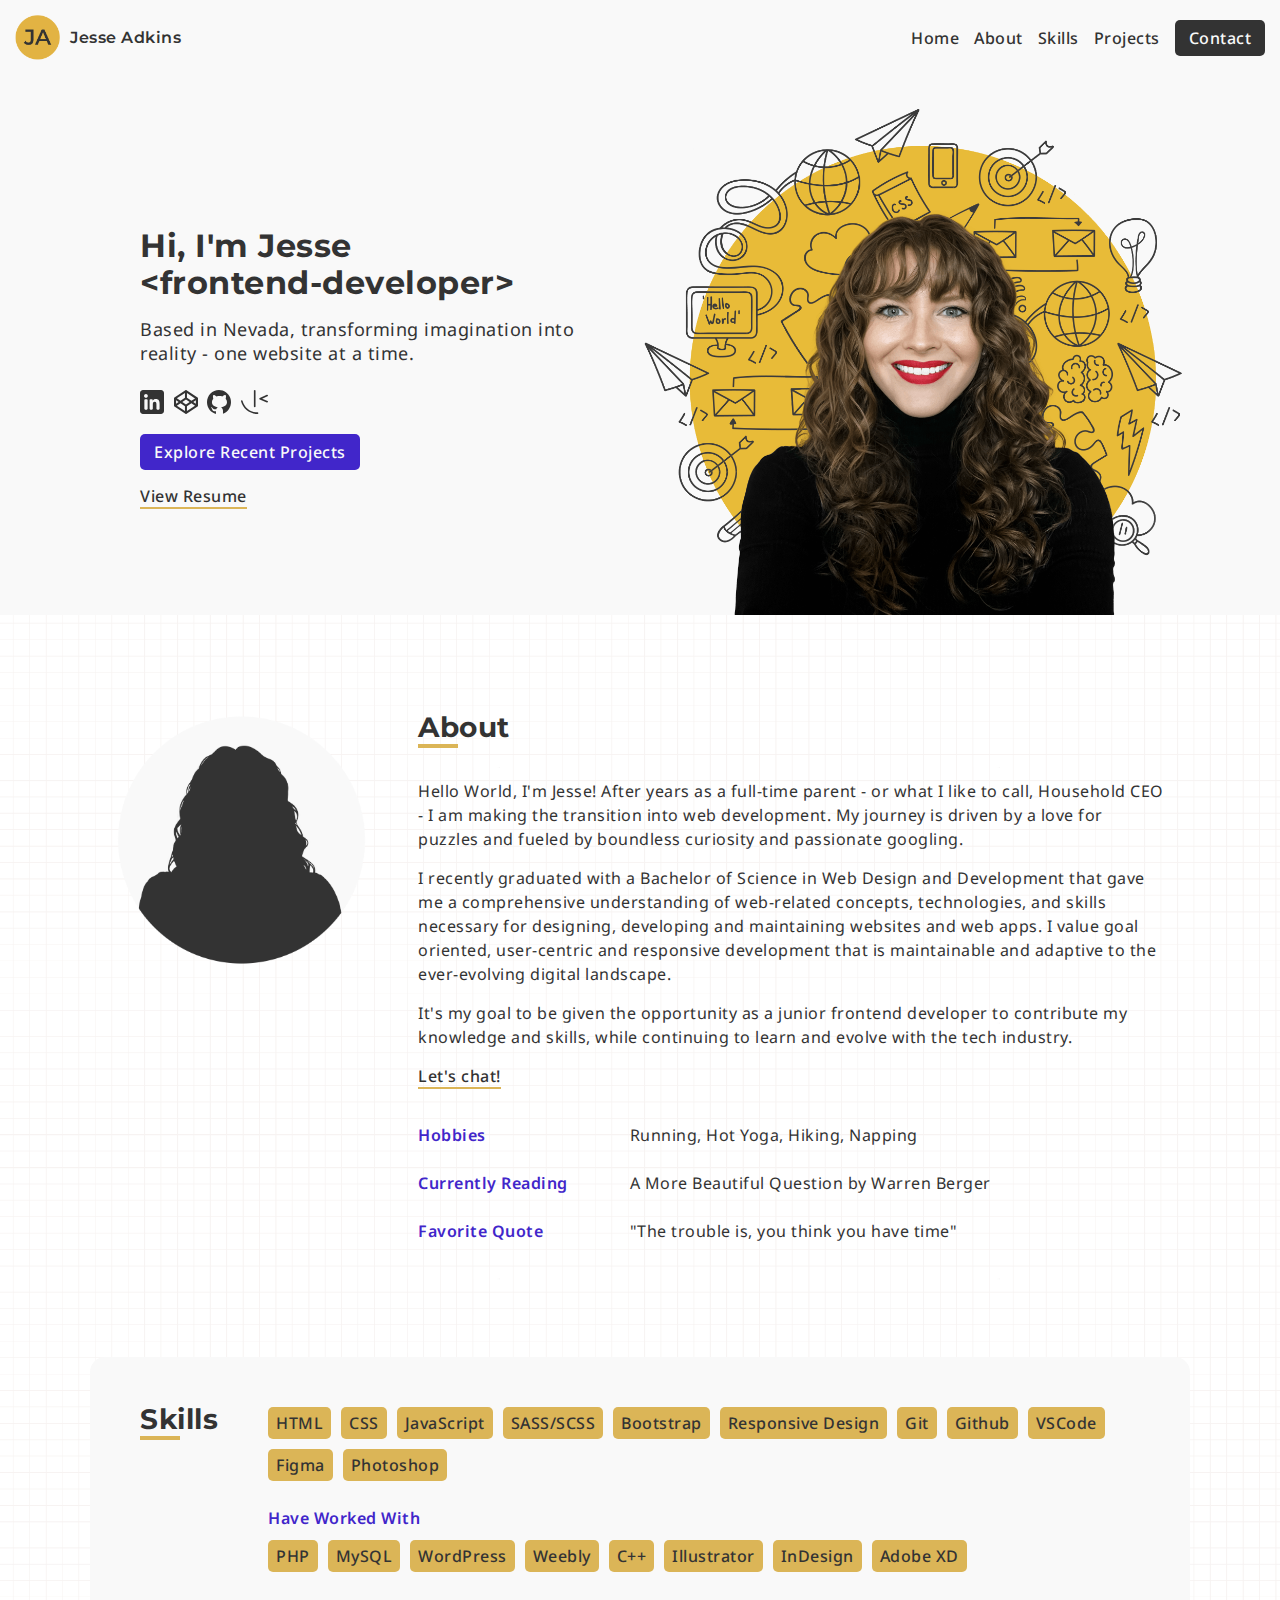
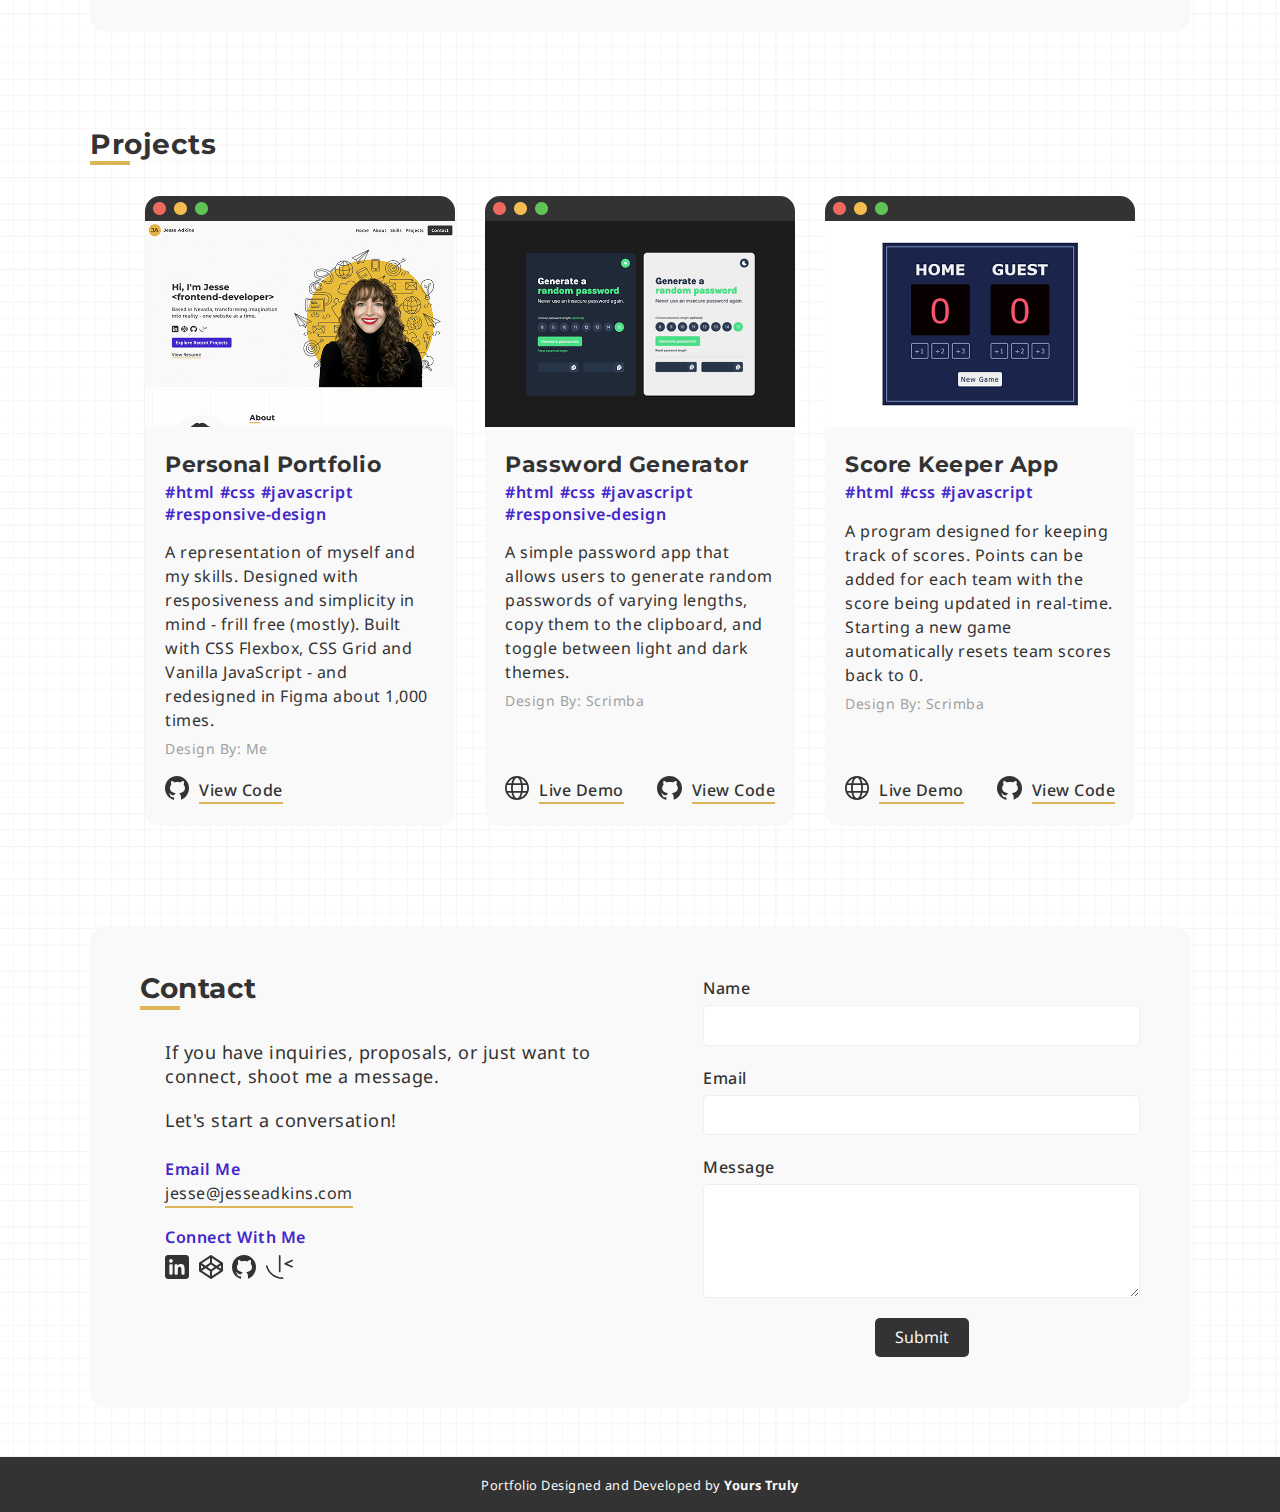
<file: index.html>
<!DOCTYPE html>
<html lang="en">
<head>
    <meta charset="UTF-8">
    <meta name="viewport" content="width=device-width, initial-scale=1.0">
    <title>Jesse Adkins</title>
    <link rel="preconnect" href="https://fonts.googleapis.com">
    <link rel="preconnect" href="https://fonts.gstatic.com" crossorigin>
    <link href="https://fonts.googleapis.com/css2?family=Montserrat:wght@500;600;700&family=Noto+Sans:wght@300;400;500;700&display=swap" rel="stylesheet">
    <link rel="icon" type="image/x-icon" href="assets/icons/favicon.ico">
    <link rel="stylesheet" href="css/normalize.css">
    <link rel="stylesheet" href="css/style.css">
</head>
<body>
       <header>

            <button id="mobile-nav-toggle">
                <img id="toggle-img" src="assets/icons/menu.svg" alt="menu icon">
            </button>

            <section class="nav-bar-wrapper" data-visible="false">
                <div class="nav-logo">
                    <a href="#">
                        <img src="assets/logo.png" alt="logo" class="nav-logo-img link">
                    </a>
                    <a href="#">
                        <p class="nav-logo-title link">Jesse Adkins</p>
                    </a>
                </div>
        
                <nav class="main-nav">
                    <ul class="nav-links">
                        <li><a href="#" class="link">Home</a></li>
                        <li><a href="#about" class="link">About</a></li>
                        <li><a href="#skills" class="link">Skills</a></li>
                        <li><a href="#projects" class="link">Projects</a></li>
                    </ul>
                    <div class="main-nav-btn">
                        <a href="#contact" class="btn-primary link">Contact</a>
                    </div>
                </nav>
            </section>
    
            <section class="header-content-wrapper">
                <section class="header-description">
                    <h1>Hi, I'm Jesse<br>
                        <span>&lt;frontend-developer&gt;</span>
                    </h1>
                    
                    <p class="lead">Based in Nevada, transforming imagination into reality - one website at a time.</p>
                    <div class="header-socials">
                        <a href="https://linkedin.com/in/adkinsjesse" target="_blank" data-text="LinkedIn" class="tooltip">
                            <img src="assets/icons/linkedin.svg" alt="linkedin icon">
                        </a>
                        <a href="https://codepen.io/jesseadkins" target="_blank" data-text="Codepen" class="tooltip">
                            <img src="assets/icons/codepen.svg" alt="codepen icon">
                        </a>
                        <a href="https://github.com/jessadk" target="_blank" data-text="Github" class="tooltip">
                            <img src="assets/icons/github-icon.svg" alt="github icon">
                        </a>
                        <a href="https://www.frontendmentor.io/profile/jessadk" target="_blank" data-text="Frontend Mentor" class="tooltip">
                            <img src="assets/icons/frontend-mentor.svg" alt="frontend mentor icon">
                        </a>
                    </div>
                    <ul class="header-cta">
                        <li><a href="#projects" class="btn-secondary">Explore Recent Projects</a></li>
                        <li><a class="underline" href="https://www.dropbox.com/scl/fi/g693ehcc8a9kiylz82kau/jesse-adkins-resume.pdf?rlkey=yezylb0bb4uw84x24q9g5t9fw&dl=0" target="_blank">View Resume</a></li>
                    </ul>
                </section>
                <img src="assets/header-headshot.png" alt="Headshot of Jesse Adkins" class="header-headshot">
            </section>
       </header>
       <main>

        <section id="about" class="about-wrapper">
            <img src="assets/about-headshot.png" alt="silhouette of headshot" class="about-headshot">
            <div class="about-description">
                <h2>About</h2>
                <p>Hello World, I'm Jesse! After years as a full-time parent - or what I like to call, Household CEO - I am making the transition into web development. My journey is driven by a love for puzzles and fueled by boundless curiosity and passionate googling.</p> 
        
                <p>I recently graduated with a Bachelor of Science in Web Design and Development that gave me a comprehensive understanding of web-related concepts, technologies, and skills necessary for designing, developing and maintaining websites and web apps. I value goal oriented, user-centric and responsive development that is maintainable and adaptive to the ever-evolving digital landscape.</p>
        
                <p>It's my goal to be given the opportunity as a junior frontend developer to contribute my knowledge and skills, while continuing to learn and evolve with the tech industry.</p>
        
                <a href="#contact" class="underline">Let's chat!</a>
    
                <section class="about-facts">
                    
                    <div class="hobbies about-facts-items">
                        <p class="bold-font">Hobbies</p>
                        <p>Running, Hot Yoga, Hiking, Napping</p>
                    </div>
            
                    <div class="reading about-facts-items">
                        <p class="bold-font">Currently Reading</p>
                        <p>A More Beautiful Question by Warren Berger</p>
                    </div>
            
                    <div class="quote about-facts-items">
                        <p class="bold-font">Favorite Quote</p>
                        <p>"The trouble is, you think you have time"</p>
                    </div>
                </section>
            </div> <!-- /.about-description -->
        </section>

      <section id="skills" class="skills-wrapper">
            <h2>Skills</h2>
            <div class="skills-list skills-title">
                <ul>
                    <li>HTML</li>
                    <li>CSS</li>
                    <li>JavaScript</li>
                    <li>SASS/SCSS</li>
                    <li>Bootstrap</li>
                    <li>Responsive Design</li>
                    <li>Git</li>
                    <li>Github</li>
                    <li>VSCode</li>
                    <li>Figma</li>
                    <li>Photoshop</li>
                </ul>
        
                <div class="secondary-skills">
                    <p class="bold-font skills-title">Have Worked With</p>
                    <ul>
                        <li>PHP</li>
                        <li>MySQL</li>
                        <li>WordPress</li>
                        <li>Weebly</li>
                        <li>C++</li>
                        <li>Illustrator</li>
                        <li>InDesign</li>
                        <li>Adobe XD</li>
                    </ul>
                </div>
            </div>
      </section>

    <section id="projects" class="projects-wrapper">

        <h2 >Projects</h2>
        <div class="project-container">
            <div class="project-card">
                <a href="#">
                    <img src="assets/project-card/portfolio-project.png" alt="Project Screenshot" class="project-img">
                </a>
                <div class="project-description">
                    <div>
                        <h3>Personal Portfolio</h3>
                        <ul class="project-tech-list bold-font">
                            <li>#html</li>
                            <li>#css</li>
                            <li>#javascript</li>
                            <li>#responsive-design</li>
                        </ul>
                    </div>

                    <div>
                        <p>A representation of myself and my skills. Designed with resposiveness and simplicity in mind - frill free (mostly). Built with CSS Flexbox, CSS Grid and Vanilla JavaScript - and redesigned in Figma about 1,000 times.</p>
                        <p class="small-font">Design By: Me</p>
                    </div>
                    <div class="project-btn-group">
                        <div class="code-btn">
                            <a href="https://github.com/jessadk/portfolio">
                                <img src="assets/icons/github-icon.svg" alt="Github Icon">
                            </a>
                            <a href="https://github.com/jessadk/portfolio" class="underline">View Code</a>
                        </div>
                    </div>
                </div>
            </div>
            
            <div class="project-card">
                <a href="https://password-generator-rouge-rho.vercel.app">
                    <img src="assets/password-gen-screenshot.png" alt="Project Screenshot" class="project-img">
                </a>
                <div class="project-description">
                    <div>
                        <h3>Password Generator</h3>
                        <ul class="project-tech-list bold-font">
                            <li>#html</li>
                            <li>#css</li>
                            <li>#javascript</li>
                            <li>#responsive-design</li>
                        </ul>
                    </div>
                    <div>
                        <p>A simple password app that allows users to generate random passwords of varying lengths, copy them to the clipboard, and toggle between light and dark themes.</p>

                        <p class="small-font">Design By: Scrimba</p>
                    </div>
                    <div class="project-btn-group">
                        <div class="demo-btn">
                            <a href="https://password-generator-rouge-rho.vercel.app">
                                <img src="assets/icons/world.svg" alt="External Website Icon">
                            </a>
                            <a href="https://password-generator-rouge-rho.vercel.app" class="underline">Live Demo</a>
                        </div>
                        <div class="code-btn">
                            <a href="https://github.com/jessadk/password-generator">
                                <img src="assets/icons/github-icon.svg" alt="Github Icon">
                            </a>
                            <a href="https://github.com/jessadk/password-generator" class="underline">View Code</a>
                        </div>
                    </div>
                </div>
            </div>
            
            <div class="project-card">
                <a href="https://scorekeeper-nine.vercel.app">
                    <img src="assets/project-card/score-tracking-app.png" alt="Project Screenshot" class="project-img">
                </a>
                <div class="project-description">
                    <div>
                        <h3>Score Keeper App</h3>
                        <ul class="project-tech-list bold-font">
                            <li>#html</li>
                            <li>#css</li>
                            <li>#javascript</li>
                        </ul>
                    </div>
                    <div>
                        <p>A program designed for keeping track of scores. Points can be added for each team with the score being updated in real-time. Starting a new game automatically resets team scores back to 0.</p>

                        <p class="small-font">Design By: Scrimba</p>
                    </div>
                    <div class="project-btn-group">
                        <div class="demo-btn">
                            <a href="https://scorekeeper-nine.vercel.app">
                                <img src="assets/icons/world.svg" alt="External Website Icon">
                            </a>
                            <a href="https://scorekeeper-nine.vercel.app" class="underline">Live Demo</a>
                        </div>
                        <div class="code-btn">
                            <a href="https://github.com/jessadk/scorekeeper">
                                <img src="assets/icons/github-icon.svg" alt="Github Icon">
                            </a>
                            <a href="https://github.com/jessadk/scorekeeper" class="underline">View Code</a>
                        </div>
                    </div>
                </div>
            </div>

            <div class="project-card last-card" aria-hidden="true">
                <div>
                    <p>Why did the empty space apply for a job?</p>
                    <p>It wanted to fill the position!</p>
                </div>
            </div>
        </div>

    </section>


     <section id="contact" class="contact-wrapper">
            <div class="contact-description">
                <h2>Contact</h2> 
                <p class="lead">If you have inquiries, proposals, or just want to connect, shoot me a message.</p>
                <p class="lead">Let's start a conversation!</p> 
                <div class="contact-email">
                    <p class="bold-font">Email Me</p>
                    <p class="email tooltip" data-text="Copy">jesse@jesseadkins.com</p>
                </div>
    
                <div class="contact-socials">
                    <p class="bold-font">Connect With Me</p> 
                    <div class="contact-socials-list">
                        <a href="https://linkedin.com/in/adkinsjesse" target="_blank" data-text="LinkedIn" class="tooltip"><img src="assets/icons/linkedin.svg" alt="linkedin icon"></a>
                        <a href="https://codepen.io/jesseadkins" target="_blank" data-text="Codepen" class="tooltip"><img src="assets/icons/codepen.svg" alt="codepen icon"></a>
                        <a href="https://github.com/jessadk" target="_blank" data-text="Github" class="tooltip"><img src="assets/icons/github-icon.svg" alt="github icon"></a>
                        <a href="https://www.frontendmentor.io/profile/jessadk" target="_blank" data-text="Frontend Mentor" class="tooltip"><img src="assets/icons/frontend-mentor.svg" alt="frontend mentor icon"></a>
                    </div>
                </div>
            </div> <!-- /.contact-wrapper -->
            <form action="https://formsubmit.co/jesse@jesseadkins.com" method="POST">   
                <label for="name">Name</label>
                <input type="text" id="name" name="name" required>

                <label for="email">Email</label>
                <input type="text" id="email" name="email" required>

                <label for="message">Message</label>
                <textarea name="message" id="message" rows="5" required></textarea>
                <input type="hidden" name="_next" value="https://www.jesseadkins.com/thankyou.html">
                <div><input type="submit" ></div>
            </form>
     </section> 

    </main>
    <footer>
        <small>Portfolio Designed and Developed by <a href="#" class="footer-link">Yours Truly</a></small>
    </footer>

    <script src="index.js"></script>
</body>
</html>
</file>
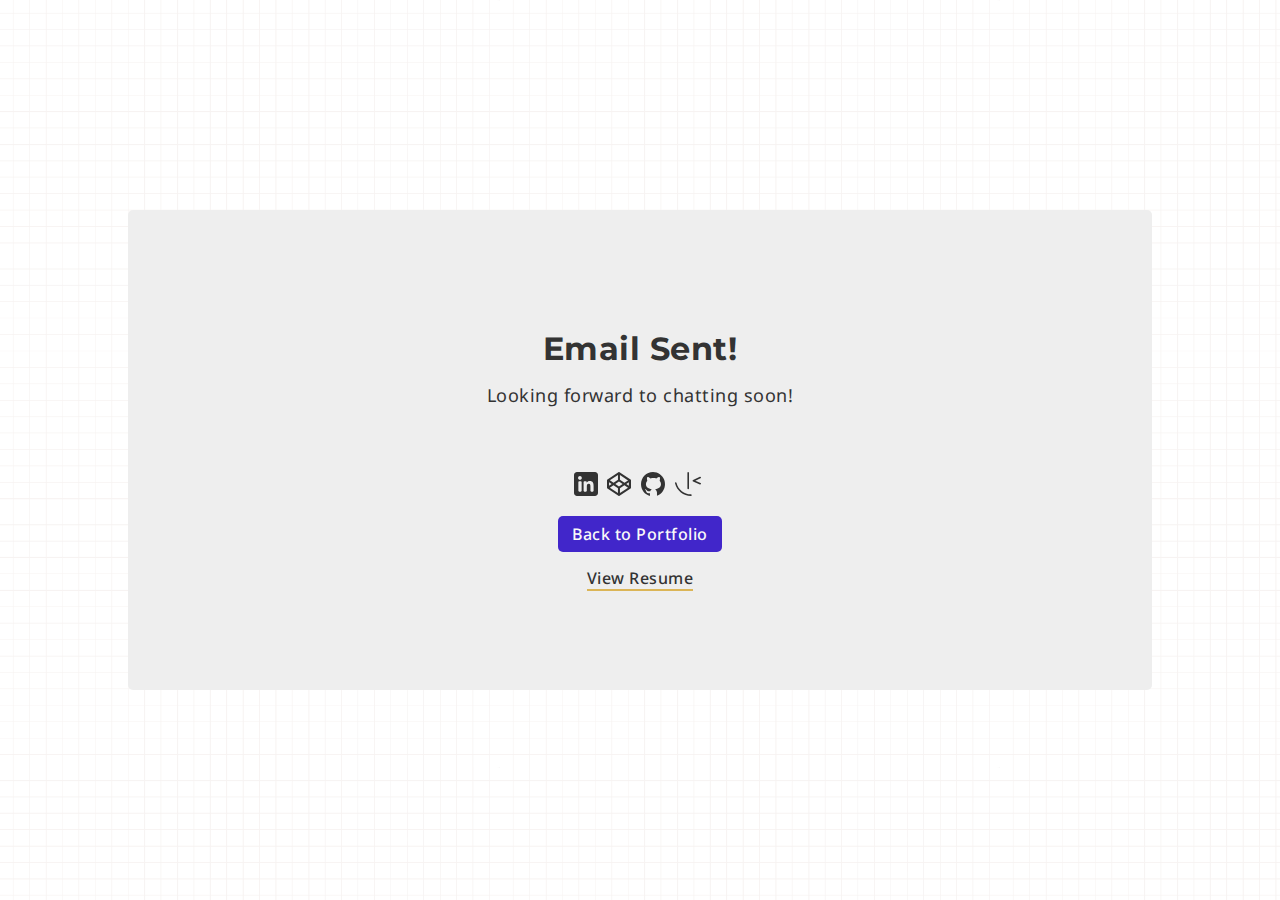
<file: thankyou.html>
<!DOCTYPE html>
<html lang="en">
<head>
    <meta charset="UTF-8">
    <meta name="viewport" content="width=device-width, initial-scale=1.0">
    <title>Thank You!</title>
    <link rel="preconnect" href="https://fonts.googleapis.com">
    <link rel="preconnect" href="https://fonts.gstatic.com" crossorigin>
    <link href="https://fonts.googleapis.com/css2?family=Montserrat:wght@500;600;700&family=Noto+Sans:wght@300;400;500;700&display=swap" rel="stylesheet">
    <link rel="icon" type="image/x-icon" href="assets/icons/favicon.ico">
    <link rel="stylesheet" href="css/normalize.css">
    <link rel="stylesheet" href="css/style.css">
</head>
<body class="thank-you">
    <main class="thank-you">

        <section>
            <h1>Email Sent!</h1>
            <p class="lead">Looking forward to chatting soon!</p>

            <div class="header-socials">
                <a href="https://linkedin.com/in/adkinsjesse" target="_blank" data-text="LinkedIn" class="tooltip">
                    <img src="assets/icons/linkedin.svg" alt="linkedin icon">
                </a>
                <a href="https://codepen.io/jesseadkins" target="_blank" data-text="Codepen" class="tooltip">
                    <img src="assets/icons/codepen.svg" alt="codepen icon">
                </a>
                <a href="https://github.com/jessadk" target="_blank" data-text="Github" class="tooltip">
                    <img src="assets/icons/github-icon.svg" alt="github icon">
                </a>
                <a href="https://www.frontendmentor.io/profile/jessadk" target="_blank" data-text="Frontend Mentor" class="tooltip">
                    <img src="assets/icons/frontend-mentor.svg" alt="frontend mentor icon">
                </a>
            </div>
            <ul class="header-cta">
                <li><a href="index.html" class="btn-secondary">Back to Portfolio</a></li>
                <li><a class="underline" href="https://www.dropbox.com/scl/fi/g693ehcc8a9kiylz82kau/jesse-adkins-resume.pdf?rlkey=yezylb0bb4uw84x24q9g5t9fw&dl=0" target="_blank">View Resume</a></li>
            </ul>
        </section>

    </main>

    <script src="index.js"></script>
</body>
</html>
</file>
<file: css/style.css>
:root {
    --white: #fff;
    --off-white: #f9f9f9;
    --black: #333;
    --yellow: #DBB557;
    --purple: #4126CA;

    --dark-grey: #bbb;
    --light-grey: #eee;

    --primary-font-stack: 'Noto Sans', sans-serif;
    --secondary-font-stack: 'Montserrat';
}

/* * > * {
    border: 1px solid red;
} */

body {
    font: 400 1rem/150% var(--primary-font-stack); 
    color: var(--black);
    letter-spacing: .5px;
    overflow-x: hidden;
    background-color: var(--white);
    background-image: url('../assets/grid-bg.png');
    background-size: 500px;
 }

 h1,
 h2,
 h3 {
    font-family: var(--secondary-font-stack);
    font-weight: 700;
    color: var(--black);
 }

 h1 {
   margin-bottom: 15px;
   font-size: 32px; 
   color: var(--black);
   line-height: 115%;
 }

 h2 {
   position: relative;
   margin-bottom: 25px;
   font-size: 28px;
   color: var(--black);
 }

 h2::after {
   content: "";
   display: block;
   width: 40px;
   height: 4px; 
   background-color: var(--yellow); 
   position: absolute;
   bottom: -40%; 
   left: 0; 
}

 h3 {
   font-size: 22px;
   margin-bottom: 5px;
 }

a {
   font-weight: 500;
   cursor: pointer;
}

#about,
#skills,
#projects,
#contact {
   scroll-margin-top: 110px;
}

/* THANK YOU PAGE */

body.thank-you {
   display: flex;
   flex-direction: column;
   justify-content: space-around;
   min-height: 100vh;
 }

 main.thank-you{
   display: flex;
   flex-direction: column;
   justify-content: center;
   align-items: center;
   width: 80%;
   margin: 0 auto;
   border-radius: 5px;
   text-align: center;
   padding: 100px;
   background-color: var(--light-grey);
 }

.thank-you .header-socials{
   margin-top: 50px;
 }

 footer.thank-you {
   margin-top: auto;
 }

/* UTILITIES */

.lead {
   font-size: 18px;
 }

a.btn-primary {
   padding: 7px 14px;
   border-radius: 5px;
   background-color: var(--black);
   color: var(--off-white);
}

a.btn-secondary {
  padding: 7px 14px;
  border-radius: 5px;
  background-color: var(--purple);
  color: var(--off-white);
}

a.underline,
p.email {
  cursor: pointer;
  border-bottom: 2px solid var(--yellow);
}

p.email {
   padding-bottom: 2px;
}

.tooltip {
  position: relative;
}

.tooltip:before {
content: attr(data-text); 
position:absolute;
top: 0;
left: 0;
display: none;
transform: translateY(-130%);
font-size: 14px;
padding: 3px 6px;
border-radius:5px;
background: var(--black);
color: var(--off-white);
text-align: center;
}

.tooltip.email:before {
   transform: translateY(-100%);
}

.tooltip:hover:before {
  display: block;
}

.tooltip[data-text="Frontend Mentor"]:hover:before {
  width: 125px;
}

.bold {
   color: var(--purple);
}

.bold-font {
   color: var(--purple);
   font-weight: 600;
}

.small-font {
   font-size: 14px;
   margin: 5px 0;
   color: #a0a0a0;
}

/* HEADER SECTION */

header {
   display: flex;
   flex-direction: column;
   background-color: var(--off-white);
 }

   /* NAVIGATION BAR */

   .nav-bar-wrapper {
      position: fixed;
      width: 100%;
      display: flex;
      flex-direction: row;
      justify-content: space-between;
      align-items: center;
      padding: 15px;
      background-color: var(--off-white);
   }

      /* navigation logo group */
      .nav-logo {
         display: flex;
         flex-direction: row;
         align-items: center;
         background-color: var(--off-white);
         gap: 5px;
         line-height: 0;
      }

      .nav-logo-img {
         height: 45px;
         margin-right: 5px;
      }

      .nav-logo-title {
         font-family: var(--secondary-font-stack);
         font-weight: 600;
      }


      /* navigation links group */

      .main-nav,
      .nav-links {
         display: flex;
         flex-direction: row;
         gap: 15px;
         margin-top: 0;
      }

      .nav-links {
         margin-left: 20px;
      }

      .main-nav-btn {
         margin-top: 10px;
      }

      a.link:hover {
         border-bottom: 2px solid var(--yellow);
      }

      .main-nav-btn a.link:hover {
         border-bottom: none;
      }

   /*  HEADER CONTENT STYLES  */

   .header-content-wrapper {
   display: flex;
   flex-direction: column;
   justify-content: center;
   align-items: center;
   margin-top: auto;
   padding: 25px 10px 0px 10px;
   }

      /* header content group */

      .header-description .lead {
      margin: 15px auto 10px auto;
      max-width: 90%;
      }

      .header-description {
      margin: 25px auto;
      width: 100%;
      text-align: center;
      }

      .header-socials img {
      margin-right: 5px;
      }

      .header-cta li {
      margin-top: 20px;
      }

      .header-socials img,
      .contact-socials-list img {
      margin-top: 15px;
      height: 24px;
      }

      .header-headshot {
         max-width: 90%;
         margin-top: 25px;
      }


/* ABOUT SECTION */

.about-wrapper {
   display: flex;
   flex-direction: column;
   margin-bottom: 50px;
   padding: 0 25px;
}

.about-headshot {
   margin: 75px auto 50px auto;
   max-height: 150px;
}

.about-description p {
   margin: 15px 0;
}

section.about-facts {
   margin-top: 25px;
}

.about-facts-items {
   display: grid;
   grid-auto-rows: minmax(48px, auto);
   padding: 0;
}

.about-facts-items p {
   margin: 10px 0 0 0;
}

/* SKILLS STYLES */

.skills-wrapper {
   display: flex;
   flex-direction: column;
   margin: 75px 25px;
   padding: 25px;
   border-radius: 15px;
   background-color: var(--off-white);
}

.skills-list ul {
   display: flex;
   flex-wrap: wrap;
   gap: 10px;
}

.skills-list ul li {
   padding: 4px 8px;
   border-radius: 5px;
   background-color: var(--yellow);
   color: var(--black);
   font-weight: 500;
}

.secondary-skills {
   margin-top: 25px;
}

.skills-title {
   margin-bottom: 10px;
}

/* PROJECT STYLES */

.projects-wrapper {
   display: flex;
   flex-direction: column;
   align-items: flex-start;
   width: 100%;
}


.projects-wrapper h2 {
   margin-left: 25px;
}

/* Project Card */
.project-container {
   display: flex;
   align-self: center;
   flex-direction: column;
   align-items: center;
   justify-content: center;
   gap: 30px;
}


.project-card {
   position: relative;
   display: flex;
   flex-direction: column;
   border-radius: 15px;
   background-color: var(--off-white);
   max-width: 310px;
   align-self: stretch;
   border-top-left-radius: 15px;
   border-top-right-radius: 15px;
   border-top: 25px solid var(--black);
}

.project-card::before {
   content: url('../assets/project-card/project-buttons.png');
   position: absolute;
   display: block;
   z-index: 100;
   top: -25px;
}

.last-card {
   display: none;
   justify-content: center;
   align-items: center;
   border-color: var(--dark-grey);
}

.last-card div {
   margin: 0 auto;
   padding: 0 35px;
   text-align: center;
   line-height: 100%;
}

.last-card p {
   color: var(--dark-grey);
   font-weight: 700;
   font-size: 14px;
}

.last-card p:first-child {
   margin-bottom: 10px;
}

.last-card::before {
   content: url('../assets/project-card/project-buttons-white.png');
   align-self: self-start;
   display: none;
}

.project-img {
   width: 100%;
   max-width: 350px;
   height: auto;
}

.project-card h3 {
   color: var(--black)
}

.project-description {
   display: flex;
   flex-direction: column;
   flex: 1;
   padding: 20px;
}

.project-tech-list {
   display: flex;
   flex-wrap: wrap;
   line-height: 135%;
   gap: 0 5px;
   margin-bottom: 15px;
}

.project-btn-group {
   display: flex;
   align-items: center;
   justify-content: space-between;
   margin-top: auto;
   padding-top: 10px;
}

.demo-btn,
.code-btn {
   display: flex;
   align-items: center;
}

.demo-btn img,
.code-btn img {
   height: 24px;
   margin-right: 10px;
}



/* CONTACT STYLES */

.contact-wrapper {
   display: flex;
   flex-direction: column;
   margin: 75px 25px 25px 25px;
   padding: 25px;
   border-radius: 15px;
   background-color: var(--off-white);
}

.contact-description p:nth-child(3) {
   margin-top: 20px;
}

[type="text"],
textarea {
   margin: 5px 0 20px 0;
   padding: 10px 20px;
   border-radius: 5px;
   border: 1px solid #eee;
   background-color: var(--white);
}

textarea {
   resize: vertical;
}

[type="text"]:focus,
textarea:focus {
   outline: none; 
   border: 2px solid #eee;
}

.contact-email {
   margin: 25px 0 20px 0;
}

p.email {
   display: inline;
}

.contact-email img {
   margin-right: 13px;
   height: 20px;
}


.contact-socials-list img{
   margin-top: 6px;
   margin-right: 5px;
}

form {
   display: flex;
   flex-direction: column;
   padding: 30px 0 0 0;
   /* background-color: var(--yellow); */
   border-radius: 5px;
}

form div {
   display: flex;
   justify-content: center;
}

[type="submit"] {
   border-radius: 5px;
   border: none; 
   padding: 10px 20px;
   background-color: var(--black);
   color: var(--off-white);
}

label {
   /* font-size: 14px; */
   font-weight: 500;
}


/* FOOTER STYLES */

footer {
   padding: 15px;
   background-color: var(--black);
   color: var(--off-white);
   text-align: center;
   font-size: 14px;
}

.footer-link {
   font-weight: 700;
}

.footer-link:hover {
   border-bottom: 2px solid var(--yellow);
   padding-bottom: 3px;
}

/* MEDIA QUERIES */

@media (max-width: 395px) {
   .nav-bar-wrapper {
      left: 0;
   }
}

@media (min-width: 396px) {
   h1{
      white-space: nowrap;
   }

   .nav-bar-wrapper {
      left: 25%;
      width: 75%;
   }

}

@media (min-width: 400px) {

   footer {
      font-size: 16px;
   }
}


@media (min-width: 500px) {
   .header-headshot {
      max-width: 450px;
   }

   .header-description {
      width: 75%;
   }

   .nav-bar-wrapper {
      left: 50%;
      width: 50%;
   }

   .about-facts-items {
      grid-template-columns: minmax(195px, 1fr) 2fr;
      gap: 10px;
      max-width: 615px;
   }
   .contact-description > p,
   .contact-description > div{
      padding: 0 25px;
   }

   form {
      padding: 25px 25px 0 25px;
   }

   .contact-description p {
      width: 90%;
   }
}

@media (max-width: 768px) {

   .nav-bar-wrapper { 
      position: fixed;
      justify-content: flex-start;
      background-color: var(--off-white);
      z-index: 1000;
      top: 0;
      right: 0;
      bottom: 0;
      padding: 0;
      background-color: var(--white);
      border-left: 1px solid var(--light-grey);
      transform: translateX(100%);
   }

   .nav-bar-wrapper[data-visible="true"] {
      transform: translateX(0%);
   }


   .main-nav {
      align-self: flex-start;
   }

   .main-nav,
   .nav-links,
   .nav-logo,
   .nav-bar-wrapper {
      flex-direction: column;
   }

   .nav-logo {
      padding: 25px;
      background-color: var(--off-white);
      width: 100%;
      
   }

   .nav-logo img {
      margin-bottom: 10px;
   }

   .main-nav {
      margin: 10px;
   }

   .main-nav-btn {
      margin-left: 20px;
   }

      /* menu toggle */

   #mobile-nav-toggle {
      position: fixed;
      z-index: 10000;
      top: 0; 
      right: 0;
      left: 0;
      display: flex;
      justify-content: flex-end;
      background-color: var(--off-white);
      padding: 10px;
      cursor: pointer;
      border: none;
   }

   #mobile-nav-toggle img {
      height: 24px;
      width: 24px;
   }

 }

@media (min-width: 769px) {

   h2 {
      margin-bottom: 40px;
   }


   main {
      width: 90%;
      margin: 0 auto;
   }

   .header-content-wrapper{
      margin-top: 90px;
   }
   .header-description p.lead {
      width: 70%;
   }
   
   .nav-bar-wrapper {
      top: 0;
      left: 0;
      z-index: 8888;
      width:100%;
   }

   #mobile-nav-toggle {
      display: none;
   }

   .main-nav-btn {
      margin-top: 0px;
   }

   .skills-wrapper {
      flex-direction: row;
      gap: 50px;
      padding: 50px;
   }

   .skills-wrapper h2 {
      align-self: flex-start;
   }

   .project-container {
      flex-direction: row;
      flex-wrap: wrap;
   }

   .last-card {
      display: flex;
   }

   .last-card::before {
      display: block;
   }

   .contact-wrapper {
      flex-direction: row;
      margin: 100px auto 50px auto;
   }

   .contact-description p {
      width: 100%;
   }

   form {
      padding: 0 0 0 10px;
   }

   .contact-description,
   form {
      width: 100%;
   }
}


@media (min-width: 992px) {


   .header-headshot {
      max-width: 450px;
   }

   .header-content-wrapper {
      flex-direction: row;
      max-width: 1200px;
      margin: 75px auto 0 auto;
      padding: 0 50px;
   }
   .header-description {
      margin-left: 50px;
      margin-top: 50px;
      text-align: left;
   }

   .header-description p.lead {
      margin-left: 0;
      width: 90%;
   }

   p.lead {
      margin: 15px 0 10px 0;
   }

   main {
      max-width: 1100px;
      margin: 0 auto;
   }

   .about-wrapper {
      flex-direction: row;
      gap: 50px;
      margin-top: 100px;
      width: 100%;
   }

   .about-headshot {
      margin: 0 auto;
      max-height: 250px;
      align-items: flex-start;
   }

   .skills-wrapper {
      margin: 100px auto;
   }

   .projects-wrapper h2 {
      margin-left: 0;
   }

   .contact-wrapper {
      padding: 50px;
   }

   form {
      width: 80%;
      margin: 0 auto;
   }

   .contact-description p {
      width: 90%;
   }

}

@media (min-width: 1100px) {
   .last-card {
      display: none;
   }

   .last-card::before {
      display: none;
   }
}

@media (min-width: 1110px) {
   .header-headshot {
      max-width: 550px;
   }
}
</file>
